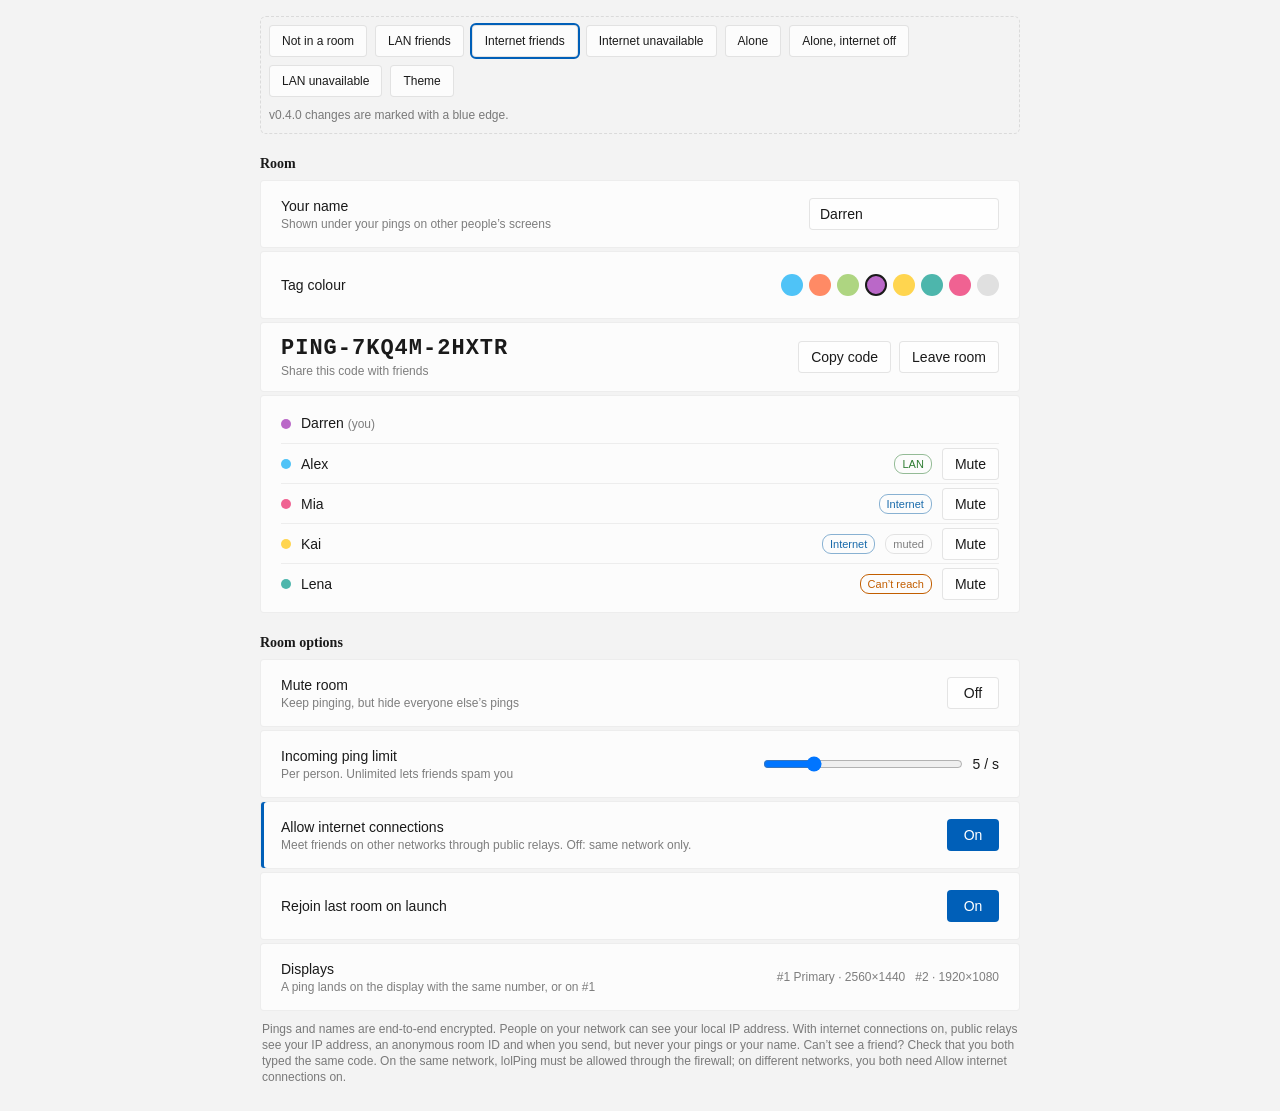
<file: prototype/room-demo.html>
<!doctype html>
<!-- THROWAWAY PROTOTYPE: layout of the settings window's Room section (Fluent 2 styling by hand). Not app code. -->
<html lang="en">
<head>
<meta charset="utf-8">
<meta name="viewport" content="width=device-width, initial-scale=1">
<title>lolPing Room Demo</title>
<style>
  :root {
    --bg: #202020; --card: rgba(255,255,255,.05); --stroke: rgba(255,255,255,.07); --text: #fff; --text3: rgba(255,255,255,.55);
    --accent: #60cdff; --accent-text: #000; --ctrl: rgba(255,255,255,.06); --ctrl-stroke: rgba(255,255,255,.09); --warn: #ff9c48;
    --lan: #4caf50; --net: #4ea8de;
  }
  @media (prefers-color-scheme: light) { :root:not([data-theme="dark"]) {
    --bg: #f3f3f3; --card: rgba(255,255,255,.7); --stroke: rgba(0,0,0,.06); --text: #1a1a1a; --text3: rgba(0,0,0,.5);
    --accent: #005fb8; --accent-text: #fff; --ctrl: rgba(255,255,255,.7); --ctrl-stroke: rgba(0,0,0,.1); --warn: #c25e00;
    --lan: #2e7d32; --net: #1769aa; } }
  :root[data-theme="light"] {
    --bg: #f3f3f3; --card: rgba(255,255,255,.7); --stroke: rgba(0,0,0,.06); --text: #1a1a1a; --text3: rgba(0,0,0,.5);
    --accent: #005fb8; --accent-text: #fff; --ctrl: rgba(255,255,255,.7); --ctrl-stroke: rgba(0,0,0,.1); --warn: #c25e00;
    --lan: #2e7d32; --net: #1769aa; }
  * { box-sizing: border-box; }
  [hidden] { display: none !important; }
  body { margin: 0; padding: 16px; font: 14px/20px "Segoe UI Variable Text", "Segoe UI", sans-serif; color: var(--text); background: var(--bg); }
  main { max-width: 760px; margin: 0 auto; }
  h2 { font: 600 14px "Segoe UI"; margin: 22px 0 8px; }
  .bar { display: flex; gap: 8px; flex-wrap: wrap; }
  .card { display: flex; align-items: center; gap: 16px; min-height: 68px; padding: 12px 20px; border-radius: 4px; margin-bottom: 3px; background: var(--card); border: 1px solid var(--stroke); flex-wrap: wrap; }
  .card.warn { border-color: var(--warn); }
  .card.new { box-shadow: inset 3px 0 0 var(--accent); }
  .lbl { flex: 1; min-width: 200px; } .desc { display: block; color: var(--text3); font-size: 12px; line-height: 16px; }
  .ctl { display: flex; align-items: center; gap: 8px; flex-wrap: wrap; }
  button { font: inherit; padding: 5px 12px; border-radius: 4px; border: 1px solid var(--ctrl-stroke); background: var(--ctrl); color: var(--text); cursor: pointer; }
  button.primary { background: var(--accent); color: var(--accent-text); border-color: transparent; }
  button.demo-on { outline: 2px solid var(--accent); }
  input { font: inherit; padding: 5px 10px; border-radius: 4px; border: 1px solid var(--ctrl-stroke); background: var(--ctrl); color: var(--text); width: 190px; }
  .err { color: var(--warn); font-size: 12px; }
  .warnText { color: var(--warn); }
  .swatches { display: flex; gap: 6px; }
  .sw { width: 22px; height: 22px; border-radius: 50%; border: 2px solid transparent; }
  .sw.sel { border-color: var(--text); }
  .code { font: 600 22px/28px "Cascadia Mono", Consolas, monospace; letter-spacing: 1px; }
  .members { display: block; padding: 8px 20px; }
  .member { display: flex; align-items: center; gap: 10px; min-height: 40px; border-bottom: 1px solid var(--stroke); }
  .member:last-child { border-bottom: 0; }
  .member .name { flex: 1; min-width: 0; overflow: hidden; text-overflow: ellipsis; white-space: nowrap; }
  .dotc { width: 10px; height: 10px; border-radius: 50%; flex: none; }
  .badge { font-size: 11px; padding: 0 7px; line-height: 18px; border-radius: 9px; border: 1px solid var(--ctrl-stroke); color: var(--text3); white-space: nowrap; }
  .badge.lan { color: var(--lan); border-color: color-mix(in srgb, var(--lan) 50%, transparent); }
  .badge.internet { color: var(--net); border-color: color-mix(in srgb, var(--net) 50%, transparent); }
  .badge.bad { color: var(--warn); border-color: var(--warn); }
  .you { color: var(--text3); font-size: 12px; }
  .note { color: var(--text3); font-size: 12px; line-height: 16px; margin: 10px 2px; }
  .toggle { min-width: 52px; }
  .toggle.on { background: var(--accent); color: var(--accent-text); border-color: transparent; }
  .demo { margin-bottom: 12px; padding: 8px; border: 1px dashed var(--ctrl-stroke); border-radius: 6px; font-size: 12px; }
  .demo .hint { flex-basis: 100%; color: var(--text3); }
</style>
</head>
<body>
<main>
  <div class="demo bar">
    <button data-s="out">Not in a room</button>
    <button data-s="in">LAN friends</button>
    <button data-s="net">Internet friends</button>
    <button data-s="netbad">Internet unavailable</button>
    <button data-s="alone">Alone</button>
    <button data-s="aloneoff">Alone, internet off</button>
    <button data-s="lanbad">LAN unavailable</button>
    <button onclick="document.documentElement.dataset.theme = document.documentElement.dataset.theme === 'light' ? 'dark' : 'light'">Theme</button>
    <span class="hint">v0.4.0 changes are marked with a blue edge.</span>
  </div>

  <h2>Room</h2>
  <div class="card">
    <div class="lbl">Your name<span class="desc">Shown under your pings on other people’s screens</span></div>
    <div class="ctl"><input value="Darren" maxlength="16"></div>
  </div>
  <div class="card">
    <div class="lbl">Tag colour</div>
    <div class="ctl swatches" id="sw"></div>
  </div>

  <div id="out">
    <div class="card">
      <div class="lbl">Join a room<span class="desc">Paste the code a friend sent you, or create a room and share yours. Windows may ask to allow lolPing on your network: allow it, and make sure your Wi‑Fi is set to Private.</span></div>
      <div class="ctl"><input placeholder="PING-XXXXX-XXXXX" value="PING-7KQ4M-2HXTR"><button class="primary">Join</button><button>Create room</button></div>
      <div class="err" style="flex-basis:100%">This code looks mistyped.</div>
    </div>
  </div>

  <div id="in" hidden>
    <div class="card">
      <div class="lbl"><span class="code">PING-7KQ4M-2HXTR</span><span class="desc">Share this code with friends</span></div>
      <div class="ctl"><button>Copy code</button><button>Leave room</button></div>
    </div>
    <div class="card warn" id="lanbad" hidden>
      <div class="lbl">LAN unavailable<span class="desc">lolPing couldn’t open UDP port 47474. Another app may be using it; restarting lolPing can help.</span></div>
    </div>
    <div class="card warn new" id="netbad" hidden>
      <div class="lbl">Internet unavailable<span class="desc">Can’t reach any relay. Retrying in the background.</span></div>
      <div class="ctl"><button>Retry</button></div>
    </div>
    <div class="card members" id="list"></div>
  </div>

  <h2>Room options</h2>
  <div class="card"><div class="lbl">Mute room<span class="desc">Keep pinging, but hide everyone else’s pings</span></div><div class="ctl"><button class="toggle">Off</button></div></div>
  <div class="card"><div class="lbl">Incoming ping limit<span class="desc">Per person. Unlimited lets friends spam you</span></div><div class="ctl"><input type="range" min="1" max="21" value="5" style="width:200px"><span>5 / s</span></div></div>
  <div class="card new"><div class="lbl">Allow internet connections<span class="desc">Meet friends on other networks through public relays. Off: same network only.</span></div><div class="ctl"><button class="toggle on" id="net">On</button></div></div>
  <div class="card"><div class="lbl">Rejoin last room on launch</div><div class="ctl"><button class="toggle on">On</button></div></div>
  <div class="card"><div class="lbl">Displays<span class="desc">A ping lands on the display with the same number, or on #1</span></div><div class="ctl"><span class="desc">#1 Primary · 2560×1440 &nbsp; #2 · 1920×1080</span></div></div>
  <p class="note" id="privacy"></p>
</main>
<script>
  const COLORS = ['#4fc3f7', '#ff8a65', '#aed581', '#ba68c8', '#ffd54f', '#4db6ac', '#f06292', '#e0e0e0'];
  const PRIVACY = 'Pings and names are end-to-end encrypted. People on your network can see your local IP address. With internet connections on, public relays see your IP address, an anonymous room ID and when you send, but never your pings or your name.';
  const HELP = 'Can’t see a friend? Check that you both typed the same code. On the same network, lolPing must be allowed through the firewall; on different networks, you both need Allow internet connections on.';
  document.getElementById('privacy').textContent = `${PRIVACY} ${HELP}`;
  document.getElementById('sw').innerHTML = COLORS.map((c, i) => `<span class="sw${i === 3 ? ' sel' : ''}" style="background:${c}"></span>`).join('');

  const LAN_ROOM = [['Darren', 3, 'you'], ['Alex', 0, 'LAN'], ['Mia', 6, 'LAN', 'paused'], ['Sam', 2, 'Connecting…', 'needs update'], ['Very long name here', 1, 'LAN', 'muted']];
  const NET_ROOM = [['Darren', 3, 'you'], ['Alex', 0, 'LAN'], ['Mia', 6, 'Internet'], ['Kai', 4, 'Internet', 'muted'], ['Lena', 5, 'Can’t reach']];
  const PATH_CLASS = { LAN: 'lan', Internet: 'internet', 'Can’t reach': 'bad' };

  function list(people, alone, internetOn) {
    const rows = (alone ? people.slice(0, 1) : people).map(([n, c, path, extra]) => `<div class="member"><span class="dotc" style="background:${COLORS[c]}"></span>
      <span class="name">${n}${path === 'you' ? ' <span class="you">(you)</span>' : ''}</span>
      ${path === 'you' ? '' : `<span class="badge ${PATH_CLASS[path] ?? ''}">${path}</span>`}
      ${extra ? `<span class="badge ${extra === 'needs update' ? 'bad' : ''}">${extra}</span>` : ''}
      ${path === 'you' ? '' : '<button>Mute</button>'}</div>`).join('');
    if (!alone) return rows;
    const off = internetOn ? '' : ' <span class="warnText">Friends on another network? Turn on Allow internet connections.</span>';
    return rows + `<div class="note">Waiting for others… Nobody here yet. Check that your friends typed the same code.${off}</div>`;
  }

  const net = document.getElementById('net');
  function setNet(on) {
    net.classList.toggle('on', on);
    net.textContent = on ? 'On' : 'Off';
  }
  let state = 'out';
  function show(which) {
    state = which;
    if (which === 'aloneoff') setNet(false);
    else if (which !== 'out' && which !== 'alone') setNet(true);
    const internetOn = net.classList.contains('on');
    document.getElementById('out').hidden = which !== 'out';
    document.getElementById('in').hidden = which === 'out';
    document.getElementById('lanbad').hidden = which !== 'lanbad';
    document.getElementById('netbad').hidden = which !== 'netbad' || !internetOn;
    const people = which === 'net' || which === 'netbad' ? (which === 'netbad' ? LAN_ROOM.slice(0, 2) : NET_ROOM) : LAN_ROOM;
    document.getElementById('list').innerHTML = list(people, which === 'alone' || which === 'aloneoff', internetOn);
    document.querySelectorAll('[data-s]').forEach((b) => b.classList.toggle('demo-on', b.dataset.s === which));
  }
  document.querySelectorAll('[data-s]').forEach((b) => b.addEventListener('click', () => show(b.dataset.s)));
  document.querySelectorAll('.toggle').forEach((b) => b.addEventListener('click', () => {
    b.classList.toggle('on');
    b.textContent = b.classList.contains('on') ? 'On' : 'Off';
    if (b === net) show(state === 'aloneoff' && net.classList.contains('on') ? 'alone' : state === 'alone' && !net.classList.contains('on') ? 'aloneoff' : state);
  }));
  show('net');
</script>
</body>
</html>
</file>
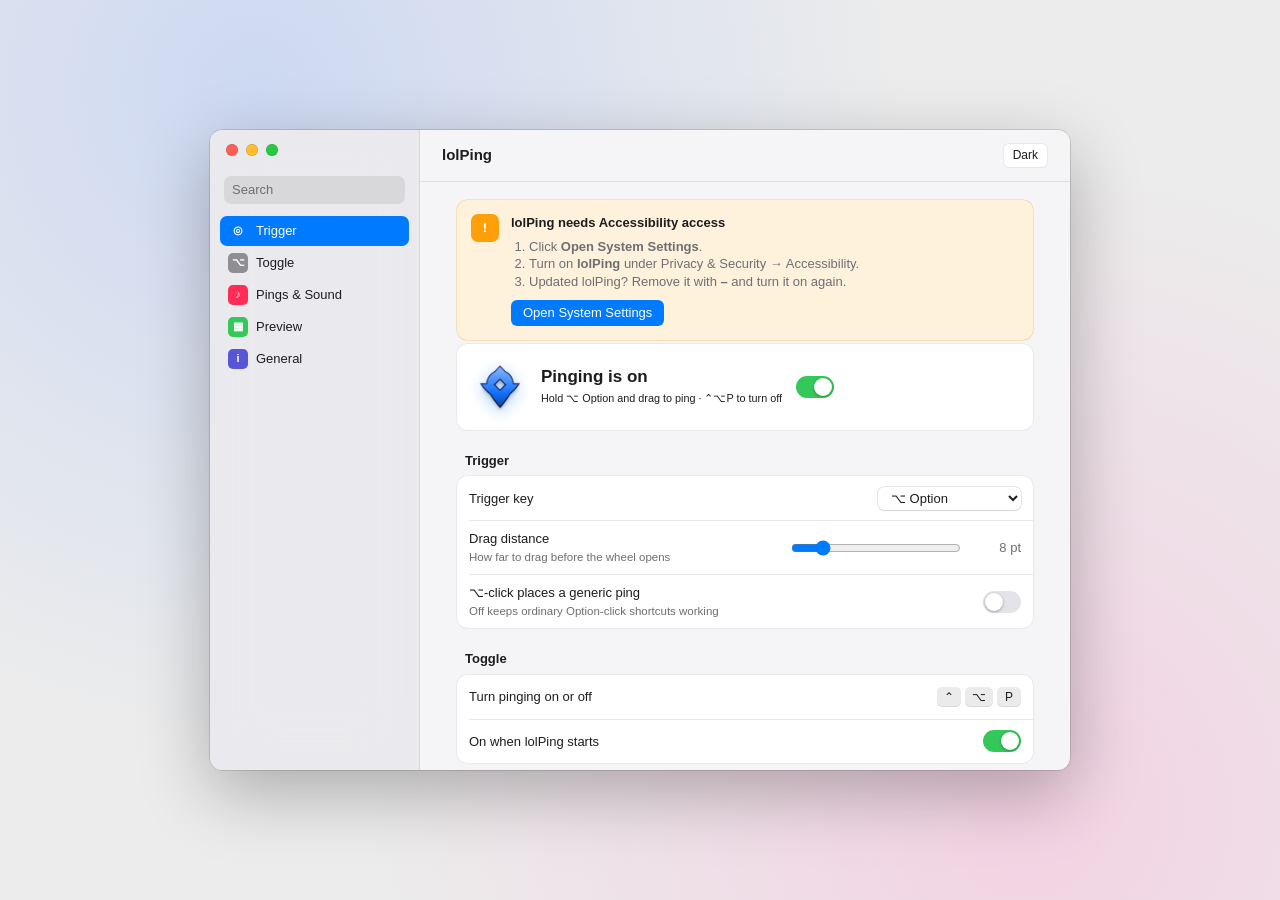
<file: prototype/settings-demo-mac.html>
<!doctype html>
<html lang="en">
<head>
<meta charset="utf-8">
<meta name="viewport" content="width=device-width, initial-scale=1">
<title>lolPing Mac Settings</title>
<style>
:root {
  --bg: #ececec; --win: #f5f5f7; --side: rgba(232,232,236,.82); --card: #fff; --text: #1d1d1f; --sub: #6e6e73;
  --sep: rgba(0,0,0,.09); --accent: #007aff; --sel: rgba(0,0,0,.08); --track: #e3e3e8; --warn: #ff9f0a;
  --shadow: 0 22px 70px rgba(0,0,0,.28), 0 0 0 .5px rgba(0,0,0,.25);
}
:root[data-theme="dark"] {
  --bg: #1b1b1d; --win: #1e1e20; --side: rgba(44,44,48,.78); --card: #2a2a2d; --text: #f5f5f7; --sub: #98989d;
  --sep: rgba(255,255,255,.08); --sel: rgba(255,255,255,.1); --track: #3a3a3d;
  --shadow: 0 22px 70px rgba(0,0,0,.6), 0 0 0 .5px rgba(255,255,255,.15);
}
* { box-sizing: border-box; }
body { margin: 0; min-height: 100vh; background: radial-gradient(circle at 20% 10%, #8fb3ff55, transparent 50%), radial-gradient(circle at 80% 90%, #ff9fd055, transparent 50%), var(--bg);
  font: 13px/1.35 -apple-system, BlinkMacSystemFont, "SF Pro Text", "Helvetica Neue", sans-serif; color: var(--text);
  display: grid; place-items: center; padding: 32px 16px; -webkit-font-smoothing: antialiased; }
.window { width: min(860px, 100%); height: 640px; display: flex; border-radius: 12px; overflow: hidden; background: var(--win); box-shadow: var(--shadow); }
.side { width: 210px; flex: none; background: var(--side); backdrop-filter: blur(30px) saturate(1.6); border-right: .5px solid var(--sep); padding: 12px 10px; display: flex; flex-direction: column; gap: 2px; }
.lights { display: flex; gap: 8px; padding: 2px 6px 18px; }
.lights i { width: 12px; height: 12px; border-radius: 50%; background: #ff5f57; box-shadow: inset 0 0 0 .5px rgba(0,0,0,.2); }
.lights i:nth-child(2) { background: #febc2e; } .lights i:nth-child(3) { background: #28c840; }
.search { margin: 0 4px 10px; padding: 5px 8px; border-radius: 7px; background: var(--sel); color: var(--sub); font-size: 13px; }
.nav { display: flex; align-items: center; gap: 8px; padding: 5px 8px; border-radius: 7px; cursor: default; }
.nav b { width: 20px; height: 20px; border-radius: 5px; display: grid; place-items: center; color: #fff; font-size: 11px; font-weight: 600; }
.nav.on { background: var(--accent); color: #fff; }
.main { flex: 1; overflow-y: auto; }
.bar { position: sticky; top: 0; z-index: 2; height: 52px; display: flex; align-items: center; justify-content: space-between; padding: 0 22px; background: color-mix(in srgb, var(--win) 80%, transparent); backdrop-filter: blur(20px); border-bottom: .5px solid var(--sep); }
.bar h1 { font-size: 15px; font-weight: 600; margin: 0; }
.theme { font: inherit; font-size: 12px; border: .5px solid var(--sep); background: var(--card); color: var(--text); border-radius: 6px; padding: 3px 9px; }
.content { padding: 18px 22px 40px; max-width: 620px; margin: 0 auto; }
h2 { font-size: 13px; font-weight: 600; margin: 22px 8px 7px; }
.group { background: var(--card); border-radius: 10px; box-shadow: 0 0 0 .5px var(--sep); }
.row { display: flex; align-items: center; gap: 12px; min-height: 44px; padding: 9px 12px; }
.row + .row { border-top: .5px solid var(--sep); margin-left: 12px; padding-left: 0; }
.row .t { flex: 1; } .row small { display: block; color: var(--sub); font-size: 11.5px; margin-top: 2px; }
.hero { display: flex; gap: 14px; align-items: center; padding: 16px; }
.hero img { width: 54px; height: 54px; filter: drop-shadow(0 4px 8px rgba(0,122,255,.35)); }
.hero .t b { font-size: 17px; font-weight: 600; display: block; }
.perm { display: flex; gap: 12px; align-items: flex-start; padding: 14px; border-radius: 10px; background: color-mix(in srgb, var(--warn) 14%, var(--card)); box-shadow: 0 0 0 .5px color-mix(in srgb, var(--warn) 50%, transparent); margin-bottom: 4px; }
.perm .ic { width: 28px; height: 28px; border-radius: 7px; background: var(--warn); color: #fff; display: grid; place-items: center; font-weight: 700; flex: none; }
.perm ol { margin: 6px 0 10px; padding-left: 18px; color: var(--sub); }
.btn { font: inherit; border: 0; border-radius: 6px; padding: 4px 12px; background: var(--card); color: var(--text); box-shadow: 0 0 0 .5px rgba(0,0,0,.2), 0 1px 1px rgba(0,0,0,.08); }
.btn.primary { background: var(--accent); color: #fff; box-shadow: none; }
.sw { appearance: none; width: 38px; height: 22px; border-radius: 11px; background: var(--track); position: relative; transition: background .2s; flex: none; margin: 0; }
.sw::after { content: ""; position: absolute; top: 2px; left: 2px; width: 18px; height: 18px; border-radius: 50%; background: #fff; box-shadow: 0 1px 3px rgba(0,0,0,.3); transition: transform .2s; }
.sw:checked { background: #34c759; } .sw:checked::after { transform: translateX(16px); }
select { font: inherit; color: var(--text); background: var(--card); border: 0; border-radius: 6px; padding: 3px 22px 3px 9px; box-shadow: 0 0 0 .5px rgba(0,0,0,.2), 0 1px 1px rgba(0,0,0,.08); }
.keys { display: flex; gap: 4px; }
kbd { font: 500 12px -apple-system, sans-serif; min-width: 24px; text-align: center; padding: 3px 7px; border-radius: 5px; background: var(--sel); box-shadow: inset 0 -1px 0 var(--sep); }
input[type=range] { width: 170px; accent-color: var(--accent); }
.val { width: 46px; text-align: right; color: var(--sub); font-variant-numeric: tabular-nums; }
.grid { display: grid; grid-template-columns: repeat(auto-fill, minmax(88px, 1fr)); gap: 10px; padding: 12px; }
.tile { display: grid; justify-items: center; gap: 6px; padding: 10px 4px; border-radius: 8px; font-size: 11.5px; color: var(--sub); }
.tile:hover { background: var(--sel); }
.tile img { width: 40px; height: 40px; }
@media (max-width: 640px) { .side { display: none; } .window { height: auto; } input[type=range] { width: 100px; } }
</style>
</head>
<body>
<div class="window">
  <aside class="side">
    <div class="lights"><i></i><i></i><i></i></div>
    <div class="search">Search</div>
    <div class="nav on"><b style="background:#007aff">◎</b>Trigger</div>
    <div class="nav"><b style="background:#8e8e93">⌥</b>Toggle</div>
    <div class="nav"><b style="background:#ff2d55">♪</b>Pings &amp; Sound</div>
    <div class="nav"><b style="background:#34c759">▦</b>Preview</div>
    <div class="nav"><b style="background:#5856d6">i</b>General</div>
  </aside>
  <main class="main">
    <div class="bar"><h1>lolPing</h1><button class="theme" id="theme">Dark</button></div>
    <div class="content">
      <div class="perm" id="perm">
        <div class="ic">!</div>
        <div class="t">
          <b>lolPing needs Accessibility access</b>
          <ol><li>Click <b>Open System Settings</b>.</li><li>Turn on <b>lolPing</b> under Privacy &amp; Security → Accessibility.</li><li>Updated lolPing? Remove it with <b>–</b> and turn it on again.</li></ol>
          <button class="btn primary" onclick="document.getElementById('perm').remove()">Open System Settings</button>
        </div>
      </div>

      <div class="group hero">
        <img src="../assets/textures/generic_ping.png" alt="">
        <div class="t"><b>Pinging is on</b><small>Hold ⌥ Option and drag to ping · ⌃⌥P to turn off</small></div>
        <input class="sw" type="checkbox" checked>
      </div>

      <h2>Trigger</h2>
      <div class="group">
        <div class="row"><div class="t">Trigger key</div>
          <select><optgroup label="Keyboard"><option>⌥ Option</option><option>⌃ Control</option><option>⇧ Shift</option><option>⌘ Command</option></optgroup><optgroup label="Mouse"><option>Mouse 4</option><option>Mouse 5</option></optgroup><option>Custom key…</option></select></div>
        <div class="row"><div class="t">Drag distance<small>How far to drag before the wheel opens</small></div><input type="range" min="2" max="40" value="8" oninput="this.nextElementSibling.textContent=this.value+' pt'"><span class="val">8 pt</span></div>
        <div class="row"><div class="t">⌥-click places a generic ping<small>Off keeps ordinary Option-click shortcuts working</small></div><input class="sw" type="checkbox"></div>
      </div>

      <h2>Toggle</h2>
      <div class="group">
        <div class="row"><div class="t">Turn pinging on or off</div><div class="keys"><kbd>⌃</kbd><kbd>⌥</kbd><kbd>P</kbd></div></div>
        <div class="row"><div class="t">On when lolPing starts</div><input class="sw" type="checkbox" checked></div>
      </div>

      <h2>Pings &amp; Sound</h2>
      <div class="group">
        <div class="row"><div class="t">Ping size</div><input type="range" min="60" max="220" value="110" oninput="this.nextElementSibling.textContent=this.value+' pt'"><span class="val">110 pt</span></div>
        <div class="row"><div class="t">Ping duration</div><input type="range" min="10" max="80" value="32" oninput="this.nextElementSibling.textContent=(this.value/10).toFixed(1)+' s'"><span class="val">3.2 s</span></div>
        <div class="row"><div class="t">Volume</div><input type="range" min="0" max="100" value="70" oninput="this.nextElementSibling.textContent=this.value+'%'"><span class="val">70%</span></div>
        <div class="row"><div class="t">Mute</div><input class="sw" type="checkbox"></div>
        <div class="row"><div class="t">Wheel tick sound</div><input class="sw" type="checkbox" checked></div>
      </div>

      <h2>Preview</h2>
      <div class="group grid" id="grid"></div>

      <h2>General</h2>
      <div class="group">
        <div class="row"><div class="t">Open at login<small>Starts in the menu bar</small></div><input class="sw" type="checkbox"></div>
        <div class="row"><div class="t">Language</div><select><option>System</option><option>English</option><option>简体中文</option></select></div>
        <div class="row"><div class="t">Settings folder<small>~/Library/Application Support/lolPing</small></div><button class="btn">Show in Finder</button></div>
      </div>
    </div>
  </main>
</div>
<script>
const pings = [['retreat','pingwheel_retreatrender','Danger','SRP_12'],['push','push','Push','SRP_9'],['omw','omw','On My Way','OnMyWay'],['allin','all_in','All In','SRP_4'],
  ['assist','assist_me','Assist Me','ComeHere'],['nv','need_vision','Need Vision','SRP_7'],['mia','enemy_missing','Enemy Missing','MIA'],['ev','enemy_vision','Enemy Vision','AreaIsWarded']];
const grid = document.getElementById('grid');
for (const [, img, name, snd] of pings) {
  const t = document.createElement('div'); t.className = 'tile';
  t.innerHTML = `<img src="../assets/textures/${img}.png" alt=""><span>${name}</span>`;
  t.onclick = () => new Audio(`../assets/sounds/${snd}.wav`).play().catch(() => {});
  grid.append(t);
}
const root = document.documentElement, btn = document.getElementById('theme');
const dark = matchMedia('(prefers-color-scheme: dark)').matches;
const set = d => { root.dataset.theme = d ? 'dark' : 'light'; btn.textContent = d ? 'Light' : 'Dark'; };
set(dark); btn.onclick = () => set(root.dataset.theme !== 'dark');
</script>
</body>
</html>
</file>
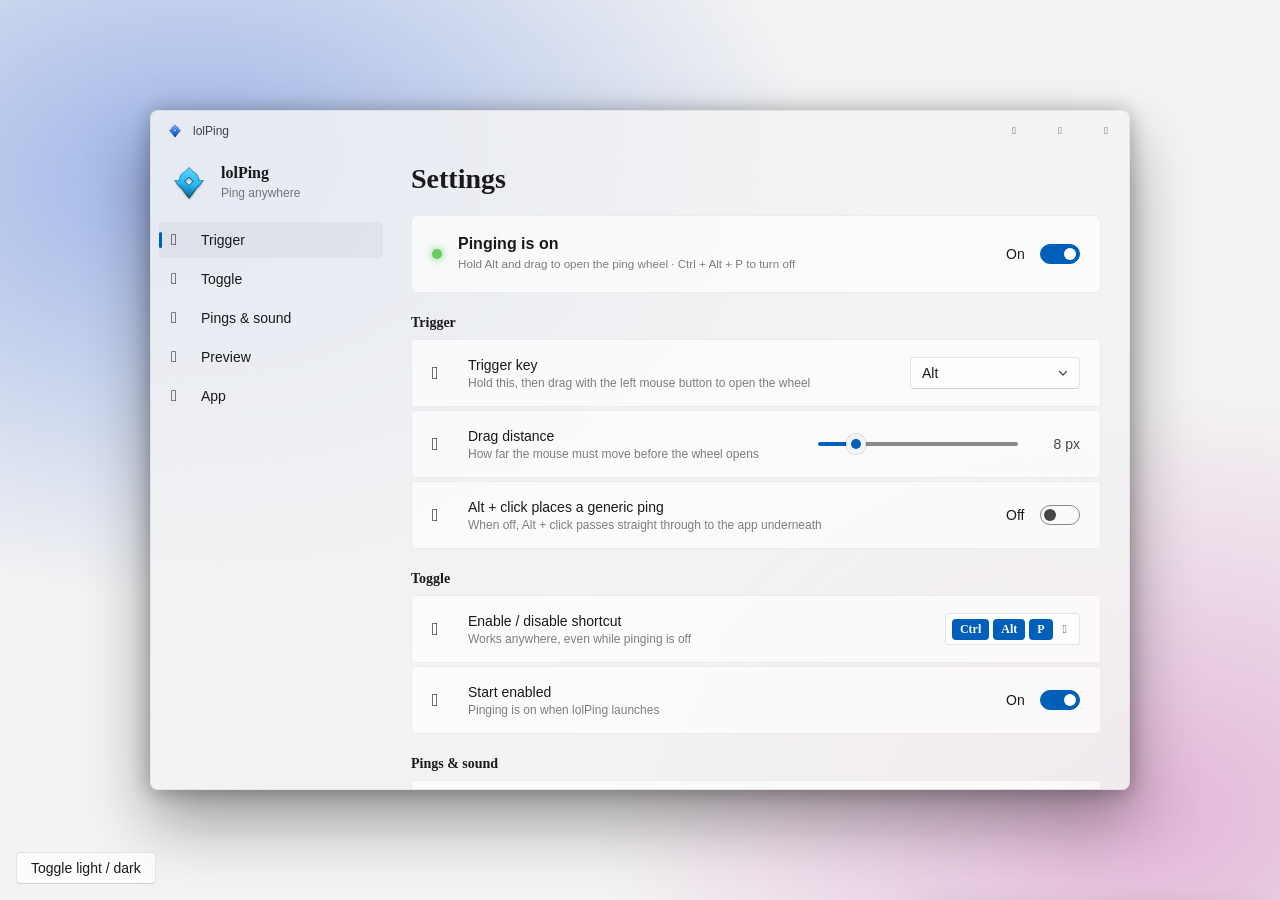
<file: prototype/settings-demo.html>
<!doctype html>
<!-- THROWAWAY PROTOTYPE: look-and-feel demo of the settings window (Fluent 2 styling by hand). Not app code. -->
<html lang="en">
<head>
<meta charset="utf-8">
<title>lolPing Settings Demo</title>
<style>
  :root {
    --bg: #202020; --mica: rgba(32,32,32,.82); --card: rgba(255,255,255,.05); --card-hover: rgba(255,255,255,.08);
    --stroke: rgba(255,255,255,.07); --text: #fff; --text2: rgba(255,255,255,.79); --text3: rgba(255,255,255,.55);
    --accent: #60cdff; --accent-text: #000; --ctrl: rgba(255,255,255,.06); --ctrl-hover: rgba(255,255,255,.09);
    --ctrl-stroke: rgba(255,255,255,.09); --nav-sel: rgba(255,255,255,.06); --track: rgba(255,255,255,.54);
    --wall1: #2d3d63; --wall2: #5a2f57; --flyout: rgba(44,44,44,.96); --flyout-stroke: rgba(0,0,0,.4);
  }
  @media (prefers-color-scheme: light) { :root:not([data-theme="dark"]) {
    --bg: #f3f3f3; --mica: rgba(243,243,243,.85); --card: rgba(255,255,255,.7); --card-hover: rgba(249,249,249,.9);
    --stroke: rgba(0,0,0,.06); --text: #1a1a1a; --text2: rgba(0,0,0,.72); --text3: rgba(0,0,0,.5);
    --accent: #005fb8; --accent-text: #fff; --ctrl: rgba(255,255,255,.7); --ctrl-hover: rgba(249,249,249,.5);
    --ctrl-stroke: rgba(0,0,0,.1); --nav-sel: rgba(0,0,0,.04); --track: rgba(0,0,0,.45); --wall1: #9db4e8; --wall2: #e3b6d8; --flyout: rgba(252,252,252,.96); --flyout-stroke: rgba(0,0,0,.08); } }
  :root[data-theme="light"] {
    --bg: #f3f3f3; --mica: rgba(243,243,243,.85); --card: rgba(255,255,255,.7); --card-hover: rgba(249,249,249,.9);
    --stroke: rgba(0,0,0,.06); --text: #1a1a1a; --text2: rgba(0,0,0,.72); --text3: rgba(0,0,0,.5);
    --accent: #005fb8; --accent-text: #fff; --ctrl: rgba(255,255,255,.7); --ctrl-hover: rgba(249,249,249,.5);
    --ctrl-stroke: rgba(0,0,0,.1); --nav-sel: rgba(0,0,0,.04); --track: rgba(0,0,0,.45); --wall1: #9db4e8; --wall2: #e3b6d8; --flyout: rgba(252,252,252,.96); --flyout-stroke: rgba(0,0,0,.08); }
  * { box-sizing: border-box; }
  html, body { margin: 0; height: 100%; }
  body { font: 14px/20px "Segoe UI Variable Text", "Segoe UI", sans-serif; color: var(--text); display: grid; place-items: center;
    background: radial-gradient(900px 600px at 15% 20%, var(--wall1), transparent 70%), radial-gradient(800px 600px at 90% 90%, var(--wall2), transparent 70%), var(--bg); }
  .win { width: min(980px, 100vw - 32px); height: min(680px, 100vh - 32px); border-radius: 8px; overflow: hidden; display: grid;
    grid-template-rows: 40px 1fr; grid-template-columns: 240px 1fr; background: var(--mica); backdrop-filter: blur(60px) saturate(1.4);
    border: 1px solid var(--stroke); box-shadow: 0 32px 64px rgba(0,0,0,.37), 0 2px 21px rgba(0,0,0,.3); }
  .title { grid-column: 1 / -1; display: flex; align-items: center; gap: 10px; padding-left: 16px; font-size: 12px; color: var(--text2); }
  .title img { width: 16px; height: 16px; }
  .title .caps { margin-left: auto; display: flex; }
  .title .caps span { width: 46px; height: 40px; display: grid; place-items: center; font-family: "Segoe Fluent Icons", "Segoe MDL2 Assets"; font-size: 10px; color: var(--text2); }
  .title .caps span:hover { background: var(--ctrl-hover); } .title .caps span:last-child:hover { background: #c42b1c; color: #fff; }
  nav { padding: 4px 8px; display: flex; flex-direction: column; gap: 3px; }
  nav .hdr { display: flex; align-items: center; gap: 12px; padding: 8px 10px 16px; }
  nav .hdr img { width: 40px; height: 40px; } nav .hdr b { font: 600 16px "Segoe UI Variable Display", "Segoe UI"; display: block; }
  nav .hdr small { color: var(--text3); font-size: 12px; }
  nav a { position: relative; display: flex; align-items: center; gap: 14px; height: 36px; padding: 0 12px; border-radius: 4px; color: var(--text); text-decoration: none; cursor: default; }
  nav a:hover { background: var(--nav-sel); } nav a.sel { background: var(--nav-sel); }
  nav a.sel::before { content: ""; position: absolute; left: 0; top: 10px; width: 3px; height: 16px; border-radius: 2px; background: var(--accent); }
  nav a i { font: normal 16px "Segoe Fluent Icons", "Segoe MDL2 Assets"; width: 16px; }
  main { overflow: auto; padding: 4px 28px 28px 20px; }
  h1 { font: 600 28px/36px "Segoe UI Variable Display", "Segoe UI"; margin: 6px 0 18px; }
  h2 { font: 600 14px "Segoe UI Variable Text", "Segoe UI"; margin: 22px 0 8px; }
  .status { display: flex; align-items: center; gap: 16px; padding: 18px 20px; border-radius: 6px; background: var(--card); border: 1px solid var(--stroke); }
  .status .dot { width: 10px; height: 10px; border-radius: 50%; background: #6ccb5f; box-shadow: 0 0 8px #6ccb5f; }
  .status.off .dot { background: var(--text3); box-shadow: none; }
  .status b { font-size: 16px; } .status small { display: block; color: var(--text3); }
  .status .toggle { margin-left: auto; }
  .card { display: flex; align-items: center; gap: 16px; min-height: 68px; padding: 12px 20px; border-radius: 4px; margin-bottom: 3px;
    background: var(--card); border: 1px solid var(--stroke); }
  .card:hover { background: var(--card-hover); }
  .card i.ic { font: normal 18px "Segoe Fluent Icons", "Segoe MDL2 Assets"; width: 20px; color: var(--text); }
  .card .lbl { flex: 1; } .card .lbl small { display: block; color: var(--text3); font-size: 12px; line-height: 16px; }
  .card.disabled .lbl, .card.disabled .ctl { opacity: .45; pointer-events: none; }
  .ctl { display: flex; align-items: center; gap: 10px; }
  /* toggle switch */
  .toggle { display: flex; align-items: center; gap: 12px; cursor: default; }
  .toggle input { appearance: none; width: 40px; height: 20px; border-radius: 10px; border: 1px solid var(--track); position: relative; margin: 0; background: transparent; transition: background .15s; }
  .toggle input::after { content: ""; position: absolute; top: 3px; left: 3px; width: 12px; height: 12px; border-radius: 50%; background: var(--text2); transition: left .15s cubic-bezier(.3,.7,.4,1.4), width .1s; }
  .toggle input:active::after { width: 17px; }
  .toggle input:checked { background: var(--accent); border-color: var(--accent); }
  .toggle input:checked::after { left: 23px; background: var(--accent-text); }
  .toggle input:checked:active::after { left: 18px; }
  .toggle span { min-width: 22px; color: var(--text); }
  /* Fluent dropdown */
  .dd { position: relative; }
  .dd-btn { display: flex; align-items: center; justify-content: space-between; gap: 12px; min-width: 170px; height: 32px; padding: 0 10px 0 11px;
    border-radius: 4px; font: inherit; color: var(--text); background: var(--ctrl); border: 1px solid var(--ctrl-stroke);
    border-bottom-color: rgba(127,127,127,.35); cursor: default; position: relative; overflow: hidden; }
  .dd-btn:hover { background: var(--ctrl-hover); }
  .dd-btn svg { color: var(--text2); transition: transform .2s cubic-bezier(.1,.9,.2,1); }
  .dd.open .dd-btn svg { transform: rotate(180deg); }
  .dd.open .dd-btn::after, .dd-btn:focus-visible::after { content: ""; position: absolute; left: 0; right: 0; bottom: 0; height: 2px; background: var(--accent); }
  .dd-btn:focus-visible { outline: none; }
  .dd-list { position: absolute; right: 0; top: calc(100% + 4px); z-index: 10; min-width: 100%; width: 200px; padding: 4px; border-radius: 8px;
    background: var(--flyout); backdrop-filter: blur(30px) saturate(1.5); border: 1px solid var(--flyout-stroke);
    box-shadow: 0 8px 16px rgba(0,0,0,.26), 0 0 2px rgba(0,0,0,.2);
    opacity: 0; transform: translateY(-8px); pointer-events: none; transition: opacity .12s, transform .2s cubic-bezier(.1,.9,.2,1); }
  .dd.open .dd-list { opacity: 1; transform: none; pointer-events: auto; }
  .dd-grp { padding: 6px 10px 2px; font-size: 12px; font-weight: 600; color: var(--text3); }
  .dd-sep { height: 1px; margin: 4px 2px; background: var(--stroke); }
  .dd-opt { position: relative; display: flex; align-items: center; gap: 6px; height: 32px; padding: 0 12px; border-radius: 4px; cursor: default; }
  .dd-opt small { color: var(--text3); font-size: 12px; }
  .dd-opt:hover, .dd-opt.active { background: var(--ctrl-hover); }
  .dd-opt[aria-selected="true"]::before { content: ""; position: absolute; left: 0; top: 9px; width: 3px; height: 14px; border-radius: 2px; background: var(--accent); }
  /* slider */
  input[type=range] { appearance: none; width: 200px; height: 20px; background: transparent; margin: 0; }
  input[type=range]::-webkit-slider-runnable-track { height: 4px; border-radius: 2px; background: linear-gradient(to right, var(--accent) var(--p), var(--track) var(--p)); }
  input[type=range]::-webkit-slider-thumb { appearance: none; width: 20px; height: 20px; margin-top: -8px; border-radius: 50%; background: var(--accent);
    border: 5px solid var(--bg); box-shadow: 0 0 0 1px var(--ctrl-stroke); transition: border-width .1s; }
  input[type=range]::-webkit-slider-thumb:hover { border-width: 4px; } input[type=range]::-webkit-slider-thumb:active { border-width: 6px; }
  .val { min-width: 52px; text-align: right; color: var(--text2); font-variant-numeric: tabular-nums; }
  /* shortcut capture */
  .keys { display: flex; align-items: center; gap: 4px; height: 32px; padding: 0 6px 0 6px; border-radius: 4px; border: 1px solid var(--ctrl-stroke); background: var(--ctrl); }
  .keys:hover { background: var(--ctrl-hover); }
  .keys kbd { font: 600 12px "Segoe UI"; padding: 3px 8px; border-radius: 4px; background: var(--accent); color: var(--accent-text); }
  .keys.listening { outline: 2px solid var(--accent); outline-offset: -1px; }
  .keys.listening kbd { display: none; } .keys .hint { display: none; color: var(--text3); font-size: 12px; padding: 0 6px; }
  .keys.listening .hint { display: inline; }
  .keys i { font: normal 12px "Segoe Fluent Icons", "Segoe MDL2 Assets"; padding: 4px 6px; color: var(--text2); }
  button.btn { height: 32px; padding: 0 14px; border-radius: 4px; font: inherit; color: var(--text); background: var(--ctrl); border: 1px solid var(--ctrl-stroke); border-bottom-color: rgba(127,127,127,.35); }
  button.btn:hover { background: var(--ctrl-hover); }
  .previews { display: grid; grid-template-columns: repeat(auto-fill, minmax(104px, 1fr)); gap: 8px; padding: 14px 20px 16px; border-radius: 4px; background: var(--card); border: 1px solid var(--stroke); }
  .previews button { display: flex; flex-direction: column; align-items: center; gap: 6px; padding: 10px 4px 8px; border-radius: 6px; font: 12px "Segoe UI"; color: var(--text2);
    background: var(--ctrl); border: 1px solid var(--ctrl-stroke); }
  .previews button:hover { background: var(--ctrl-hover); } .previews button:active { transform: scale(.97); }
  .previews img { width: 40px; height: 40px; }
  .toast { position: fixed; right: 24px; bottom: 24px; width: 340px; padding: 14px 16px; border-radius: 8px; display: flex; gap: 12px; align-items: center;
    background: var(--mica); backdrop-filter: blur(40px); border: 1px solid var(--stroke); box-shadow: 0 16px 32px rgba(0,0,0,.35);
    transform: translateY(140%); transition: transform .3s cubic-bezier(.1,.9,.2,1); }
  .toast.show { transform: none; } .toast img { width: 32px; } .toast small { display: block; color: var(--text3); }
  .themebtn { position: fixed; left: 16px; bottom: 16px; }
  @media (max-width: 720px) { .win { grid-template-columns: 1fr; } nav { display: none; } .card { flex-wrap: wrap; } }
</style>
</head>
<body>
<div class="win">
  <div class="title"><img src="../assets/textures/generic_ping.png" alt="">lolPing <span class="caps"><span>&#xE921;</span><span>&#xE922;</span><span>&#xE8BB;</span></span></div>
  <nav>
    <div class="hdr"><img src="../assets/textures/pingwheel_basicpingrender.png" alt=""><div><b>lolPing</b><small>Ping anywhere</small></div></div>
    <a class="sel" href="#trigger"><i>&#xE962;</i>Trigger</a>
    <a href="#toggle"><i>&#xE765;</i>Toggle</a>
    <a href="#pings"><i>&#xE767;</i>Pings &amp; sound</a>
    <a href="#preview"><i>&#xE768;</i>Preview</a>
    <a href="#app"><i>&#xE713;</i>App</a>
  </nav>
  <main>
    <h1>Settings</h1>
    <div class="status" id="status"><div class="dot"></div><div><b id="stTitle">Pinging is on</b><small>Hold <span class="trg">Alt</span> and drag to open the ping wheel · <span class="hk">Ctrl + Alt + P</span> to turn off</small></div>
      <label class="toggle"><span id="stLbl">On</span><input type="checkbox" id="master" checked></label></div>

    <h2 id="trigger">Trigger</h2>
    <div class="card"><i class="ic">&#xE962;</i><div class="lbl">Trigger key<small>Hold this, then drag with the left mouse button to open the wheel</small></div>
      <div class="ctl"><div class="dd" id="trigger-key" data-value="Alt">
        <button class="dd-btn" aria-haspopup="listbox"><span class="dd-val">Alt</span><svg width="12" height="12"><path d="M2.5 4.5l3.5 3.5 3.5-3.5" fill="none" stroke="currentColor" stroke-width="1.2" stroke-linecap="round" stroke-linejoin="round"/></svg></button>
        <div class="dd-list" role="listbox">
          <div class="dd-grp">Keyboard</div>
          <div class="dd-opt" role="option">Alt</div><div class="dd-opt" role="option">Ctrl</div><div class="dd-opt" role="option">Shift</div>
          <div class="dd-opt" role="option">Win</div><div class="dd-opt" role="option">Caps Lock</div>
          <div class="dd-sep"></div><div class="dd-grp">Mouse</div>
          <div class="dd-opt" role="option" data-label="Mouse 4">Mouse 4 <small>back</small></div><div class="dd-opt" role="option" data-label="Mouse 5">Mouse 5 <small>forward</small></div>
          <div class="dd-sep"></div>
          <div class="dd-opt" role="option" data-label="Custom key">Custom key…</div>
        </div></div></div></div>
    <div class="card"><i class="ic">&#xE7C9;</i><div class="lbl">Drag distance<small>How far the mouse must move before the wheel opens</small></div>
      <div class="ctl"><input type="range" min="2" max="40" value="8" data-unit=" px"><span class="val"></span></div></div>
    <div class="card"><i class="ic">&#xE8B0;</i><div class="lbl"><span class="trg">Alt</span> + click places a generic ping<small>When off, <span class="trg">Alt</span> + click passes straight through to the app underneath</small></div>
      <div class="ctl"><label class="toggle"><span>Off</span><input type="checkbox" class="sw"></label></div></div>

    <h2 id="toggle">Toggle</h2>
    <div class="card"><i class="ic">&#xE765;</i><div class="lbl">Enable / disable shortcut<small>Works anywhere, even while pinging is off</small></div>
      <div class="ctl"><div class="keys" id="hotkey" tabindex="0"><kbd>Ctrl</kbd><kbd>Alt</kbd><kbd>P</kbd><span class="hint">Press a shortcut…</span><i>&#xE70F;</i></div></div></div>
    <div class="card"><i class="ic">&#xE7E8;</i><div class="lbl">Start enabled<small>Pinging is on when lolPing launches</small></div>
      <div class="ctl"><label class="toggle"><span>On</span><input type="checkbox" class="sw" checked></label></div></div>

    <h2 id="pings">Pings &amp; sound</h2>
    <div class="card"><i class="ic">&#xE740;</i><div class="lbl">Ping size</div>
      <div class="ctl"><input type="range" min="60" max="220" value="110" data-unit=" px"><span class="val"></span></div></div>
    <div class="card"><i class="ic">&#xE916;</i><div class="lbl">Ping duration<small>How long a ping stays on screen</small></div>
      <div class="ctl"><input type="range" min="10" max="80" value="32" data-unit=" s" data-scale="0.1"><span class="val"></span></div></div>
    <div class="card"><i class="ic">&#xE767;</i><div class="lbl">Volume</div>
      <div class="ctl"><input type="range" min="0" max="100" value="70" data-unit=""><span class="val"></span></div></div>
    <div class="card"><i class="ic">&#xE8D6;</i><div class="lbl">Wheel tick sound<small>Plays a quiet click when hovering a new slice</small></div>
      <div class="ctl"><label class="toggle"><span>On</span><input type="checkbox" class="sw" checked></label></div></div>

    <h2 id="preview">Preview</h2>
    <div class="previews" id="previews"></div>

    <h2 id="app">App</h2>
    <div class="card"><i class="ic">&#xE7E8;</i><div class="lbl">Launch at Windows startup</div>
      <div class="ctl"><label class="toggle"><span>Off</span><input type="checkbox" class="sw"></label></div></div>
    <div class="card"><i class="ic">&#xE946;</i><div class="lbl">About<small>lolPing 0.1.0 · Assets © Riot Games, extracted from your local install</small></div>
      <div class="ctl"><button class="btn">Open settings folder</button></div></div>
  </main>
</div>
<div class="toast" id="toast"><img src="../assets/textures/generic_ping.png" alt=""><div><b id="tTitle">Pings on</b><small>Ctrl + Alt + P to toggle</small></div></div>
<button class="btn themebtn" id="theme">Toggle light / dark</button>

<script>
const T = '../assets/textures/', S = '../assets/sounds/';
// sliders: fill + value label
document.querySelectorAll('input[type=range]').forEach(r => {
  const out = r.nextElementSibling, sc = +(r.dataset.scale || 1);
  const upd = () => { r.style.setProperty('--p', ((r.value - r.min) / (r.max - r.min) * 100) + '%'); out.textContent = (r.value * sc).toFixed(sc < 1 ? 1 : 0) + r.dataset.unit; };
  r.addEventListener('input', upd); upd();
});
// toggles: On/Off label
document.querySelectorAll('.sw').forEach(s => s.addEventListener('change', () => s.previousElementSibling.textContent = s.checked ? 'On' : 'Off'));
// Fluent dropdown
document.querySelectorAll('.dd').forEach(dd => {
  const btn = dd.querySelector('.dd-btn'), opts = [...dd.querySelectorAll('.dd-opt')];
  const label = o => o.dataset.label || o.textContent.trim();
  let act = -1;
  const mark = () => opts.forEach(o => o.setAttribute('aria-selected', label(o) === dd.dataset.value));
  const setAct = i => { act = (i + opts.length) % opts.length; opts.forEach((o, k) => o.classList.toggle('active', k === act)); };
  const open = v => { dd.classList.toggle('open', v); if (v) setAct(opts.findIndex(o => label(o) === dd.dataset.value)); else opts.forEach(o => o.classList.remove('active')); };
  const choose = o => { dd.dataset.value = label(o); dd.querySelector('.dd-val').textContent = label(o); mark(); open(false); btn.focus();
    dd.dispatchEvent(new CustomEvent('change', { detail: label(o) })); };
  btn.addEventListener('click', () => open(!dd.classList.contains('open')));
  opts.forEach((o, k) => { o.addEventListener('click', () => choose(o)); o.addEventListener('mousemove', () => setAct(k)); });
  btn.addEventListener('keydown', e => {
    const isOpen = dd.classList.contains('open');
    if (e.key === 'ArrowDown' || e.key === 'ArrowUp') { e.preventDefault(); if (!isOpen) open(true); else setAct(act + (e.key === 'ArrowDown' ? 1 : -1)); }
    else if ((e.key === 'Enter' || e.key === ' ') && isOpen) { e.preventDefault(); choose(opts[act]); }
    else if (e.key === 'Escape' || e.key === 'Tab') open(false);
  });
  document.addEventListener('pointerdown', e => { if (!dd.contains(e.target)) open(false); });
  mark();
});
// trigger key name everywhere
document.getElementById('trigger-key').addEventListener('change', e => document.querySelectorAll('.trg').forEach(t => t.textContent = e.detail));
// master switch + toast
const toast = document.getElementById('toast'); let tt;
function setMaster(on) {
  document.getElementById('master').checked = on;
  document.getElementById('status').classList.toggle('off', !on);
  document.getElementById('stTitle').textContent = on ? 'Pinging is on' : 'Pinging is off';
  document.getElementById('stLbl').textContent = on ? 'On' : 'Off';
  document.querySelectorAll('main .card').forEach((c, i) => { if (i < 3 || (i > 4 && i < 9)) c.classList.toggle('disabled', !on); });
  document.getElementById('tTitle').textContent = on ? 'Pings on' : 'Pings off';
  toast.classList.add('show'); clearTimeout(tt); tt = setTimeout(() => toast.classList.remove('show'), 1800);
}
document.getElementById('master').addEventListener('change', e => setMaster(e.target.checked));
// shortcut capture
const hk = document.getElementById('hotkey');
hk.addEventListener('click', () => { hk.classList.add('listening'); hk.focus(); });
hk.addEventListener('blur', () => hk.classList.remove('listening'));
hk.addEventListener('keydown', e => {
  if (!hk.classList.contains('listening')) return; e.preventDefault();
  if (['Control', 'Alt', 'Shift', 'Meta'].includes(e.key)) return;
  if (e.key === 'Escape') return hk.blur();
  const parts = [e.ctrlKey && 'Ctrl', e.altKey && 'Alt', e.shiftKey && 'Shift', e.metaKey && 'Win', e.key.length === 1 ? e.key.toUpperCase() : e.key].filter(Boolean);
  hk.querySelectorAll('kbd').forEach(k => k.remove());
  parts.reverse().forEach(p => { const k = document.createElement('kbd'); k.textContent = p; hk.prepend(k); });
  document.querySelectorAll('.hk').forEach(h => h.textContent = parts.slice().reverse().join(' + '));
  hk.blur();
});
// preview buttons (play sound; real app would also show the ping on screen)
const ctx = new AudioContext(), bufs = {};
const PREV = [['Danger','pingwheel_retreatrender','SRP_12'],['Push','push','SRP_9'],['On My Way','omw','OnMyWay'],['All In','all_in','SRP_4'],
  ['Assist Me','assist_me','ComeHere'],['Need Vision','need_vision','SRP_7'],['Enemy Missing','enemy_missing','MIA'],['Enemy Vision','enemy_vision','AreaIsWarded'],['Generic','generic_ping','Base']];
const pv = document.getElementById('previews');
PREV.forEach(([n, ic, snd]) => {
  fetch(S + snd + '.wav').then(r => r.arrayBuffer()).then(b => ctx.decodeAudioData(b)).then(x => bufs[snd] = x);
  const b = document.createElement('button'); b.innerHTML = `<img src="${T + ic}.png" alt="">${n}`;
  b.onclick = () => { ctx.resume(); const s = ctx.createBufferSource(); s.buffer = bufs[snd]; s.connect(ctx.destination); s.start(); };
  pv.appendChild(b);
});
// nav highlight
const main = document.querySelector('main'), links = [...document.querySelectorAll('nav a')];
links.forEach(a => a.addEventListener('click', e => { e.preventDefault(); document.querySelector(a.getAttribute('href')).scrollIntoView({ behavior: 'smooth' }); }));
main.addEventListener('scroll', () => {
  let cur = links[0];
  for (const a of links) if (document.querySelector(a.getAttribute('href')).offsetTop - main.offsetTop - 40 <= main.scrollTop) cur = a;
  links.forEach(a => a.classList.toggle('sel', a === cur));
});
// theme toggle (demo only; real app follows the system)
document.getElementById('theme').onclick = () => {
  const r = document.documentElement, dark = r.dataset.theme ? r.dataset.theme === 'dark' : matchMedia('(prefers-color-scheme: dark)').matches;
  r.dataset.theme = dark ? 'light' : 'dark';
};
</script>
</body>
</html>
</file>
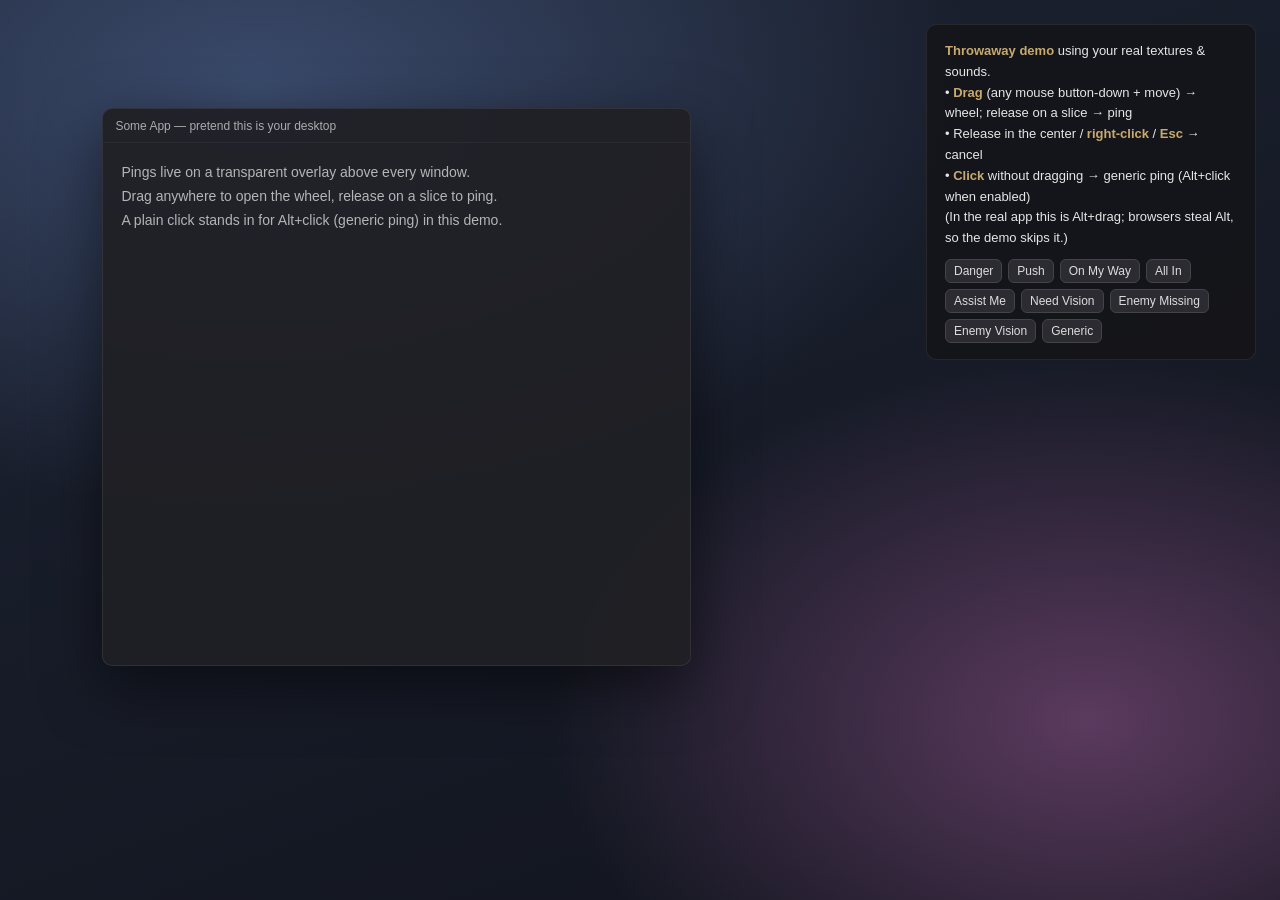
<file: prototype/wheel-demo.html>
<!doctype html>
<!-- THROWAWAY PROTOTYPE: look-and-feel demo of the ping wheel + ping animations. Not app code. -->
<html lang="en">
<head>
<meta charset="utf-8">
<title>Ping Wheel Demo</title>
<style>
  :root { --gold: #c8aa6e; --gold-dim: #8a7448; }
  * { box-sizing: border-box; }
  html, body { margin: 0; height: 100%; overflow: hidden; user-select: none; font-family: "Segoe UI Variable", "Segoe UI", sans-serif; }
  body {
    background:
      radial-gradient(1200px 700px at 20% 10%, #3a4a6b 0%, transparent 60%),
      radial-gradient(900px 600px at 85% 80%, #5b3a5e 0%, transparent 60%),
      linear-gradient(160deg, #1d2333, #11141d);
    color: #e6e6e6;
  }
  /* fake desktop window so pings have something to sit on */
  .fakewin { position: absolute; left: 8%; top: 12%; width: 46%; height: 62%; border-radius: 10px;
    background: rgba(32,32,36,.92); box-shadow: 0 20px 60px rgba(0,0,0,.5); border: 1px solid rgba(255,255,255,.08); }
  .fakewin .bar { height: 34px; border-bottom: 1px solid rgba(255,255,255,.06); display:flex; align-items:center; padding: 0 12px; font-size: 12px; opacity:.7 }
  .fakewin .body { padding: 18px; font-size: 14px; line-height: 1.7; opacity: .75 }
  .help { position: absolute; right: 24px; top: 24px; width: 330px; padding: 16px 18px; border-radius: 10px;
    background: rgba(20,20,24,.85); border: 1px solid rgba(255,255,255,.08); font-size: 13px; line-height: 1.6; }
  .help b { color: var(--gold); }
  .help .btns { display:flex; flex-wrap: wrap; gap:6px; margin-top:10px }
  .help button { background:#2b2b31; color:#ddd; border:1px solid #444; border-radius:6px; padding:4px 8px; font-size:12px; cursor:pointer }
  .help button:hover { background:#3a3a42 }

  /* ---------- wheel ---------- */
  #wheel { position: absolute; width: 600px; height: 600px; margin: -300px 0 0 -300px; pointer-events: none;
    opacity: 0; transform: scale(.85); transition: opacity .12s ease-out, transform .12s ease-out; }
  #wheel.open { opacity: 1; transform: scale(1); }
  #wheel .wedge { transition: fill-opacity .08s; }
  #wheel .icon { transition: filter .1s, transform .1s; transform-box: fill-box; transform-origin: center;
    filter: grayscale(1) sepia(.75) saturate(1.3) brightness(1.15); }
  #wheel .icon.hot { filter: none; transform: scale(1.18); }
  #wheel .centerTxt { font: 600 15px "Segoe UI", sans-serif; letter-spacing: 1px; fill: #1fa9e0; }
  #wheel .backTxt { font: 600 9px "Segoe UI", sans-serif; fill: #6c7a7c; letter-spacing: .5px }

  /* ---------- pings ---------- */
  .ping { position: absolute; width: 0; height: 0; pointer-events: none; }
  .ping .ground { position: absolute; left: -46px; top: 22px; width: 92px; height: 26px; border-radius: 50%;
    background: radial-gradient(closest-side, var(--c), transparent); opacity: 0; animation: ground 3.2s ease-out forwards; }
  .ping .ring { position: absolute; left: -60px; top: -60px; width: 120px; height: 120px; border-radius: 50%;
    border: 3px solid var(--c); box-shadow: 0 0 18px var(--c), inset 0 0 12px var(--c); opacity: 0; animation: ring .65s ease-out forwards; }
  .ping .ring.r2 { animation-delay: .22s; }
  .ping .ring.r3 { animation-delay: 1.4s; }
  .ping .art { position: absolute; left: -55px; top: -80px; width: 110px; height: 110px; animation: life 3.2s linear forwards; }
  .ping .art img { position: absolute; inset: 0; width: 100%; height: 100%; filter: drop-shadow(0 0 10px var(--c)); }
  .ping .pop { animation: pop .28s cubic-bezier(.2,1.6,.4,1) both, bob 1.6s ease-in-out .3s infinite; }
  .ping .a1 { animation: slide1 .22s cubic-bezier(.5,0,.9,.5) both; }
  .ping .a2 { animation: slide2 .22s cubic-bezier(.5,0,.9,.5) both; }
  .ping .clash { animation: shake .25s linear .22s both, bob 1.6s ease-in-out .5s infinite; }
  .ping .flash { position:absolute; left:-30px; top:-55px; width:60px; height:60px; border-radius:50%;
    background: radial-gradient(closest-side, #fff, var(--c) 40%, transparent); opacity:0; animation: flash .35s ease-out .2s forwards; }

  @keyframes pop { 0% { transform: scale(.4); opacity: 0 } 60% { transform: scale(1.15); opacity: 1 } 100% { transform: scale(1) } }
  @keyframes bob { 0%,100% { translate: 0 0 } 50% { translate: 0 -5px } }
  @keyframes ring { 0% { transform: scale(.25); opacity: .95 } 100% { transform: scale(1.35); opacity: 0 } }
  @keyframes ground { 0% { opacity: 0 } 10% { opacity: .75 } 85% { opacity: .55 } 100% { opacity: 0 } }
  @keyframes life { 0%, 87% { opacity: 1 } 100% { opacity: 0 } }
  @keyframes slide1 { 0% { transform: translate(70px,-70px); opacity: 0 } 100% { transform: none; opacity: 1 } }
  @keyframes slide2 { 0% { transform: translate(-70px,-70px); opacity: 0 } 100% { transform: none; opacity: 1 } }
  @keyframes shake { 0%,100% { transform: none } 25% { transform: translate(-3px,2px) } 50% { transform: translate(3px,-2px) } 75% { transform: translate(-2px,-1px) } }
  @keyframes flash { 0% { opacity: 0; transform: scale(.3) } 30% { opacity: 1 } 100% { opacity: 0; transform: scale(2.2) } }
</style>
</head>
<body>
<div class="fakewin"><div class="bar">Some App — pretend this is your desktop</div>
  <div class="body">Pings live on a transparent overlay above every window.<br>Drag anywhere to open the wheel, release on a slice to ping.<br>A plain click stands in for Alt+click (generic ping) in this demo.</div></div>

<div class="help">
  <b>Throwaway demo</b> using your real textures &amp; sounds.<br>
  • <b>Drag</b> (any mouse button-down + move) → wheel; release on a slice → ping<br>
  • Release in the center / <b>right-click</b> / <b>Esc</b> → cancel<br>
  • <b>Click</b> without dragging → generic ping (Alt+click when enabled)<br>
  (In the real app this is Alt+drag; browsers steal Alt, so the demo skips it.)
  <div class="btns" id="btns"></div>
</div>

<svg id="wheel" viewBox="-300 -300 600 600"></svg>

<script>
const T = '../assets/textures/', S = '../assets/sounds/';
// top, then clockwise
const PINGS = [
  { id: 'danger',      name: 'Danger',        icon: 'pingwheel_retreatrender', art: ['pingwheel_retreatrender'],       snd: 'SRP_12',       c: '#ff3b55' },
  { id: 'push',        name: 'Push',          icon: 'push',               art: ['pingwheel_pushrender'],          snd: 'SRP_9',        c: '#35d27a' },
  { id: 'omw',         name: 'On My Way',     icon: 'omw',                art: ['omw'],             snd: 'OnMyWay',      c: '#2e8bff' },
  { id: 'allin',       name: 'All In',        icon: 'all_in',             art: ['pingwheel_allin_render_01', 'pingwheel_allin_render_02'], snd: 'SRP_4', c: '#f2b320' },
  { id: 'assist',      name: 'Assist Me',     icon: 'assist_me',          art: ['assist_me'],                     snd: 'ComeHere',     c: '#56d43c' },
  { id: 'needvision',  name: 'Need Vision',   icon: 'need_vision',        art: ['need_vision'],                   snd: 'SRP_7',        c: '#56d43c' },
  { id: 'missing',     name: 'Enemy Missing', icon: 'enemy_missing',      art: ['enemy_missing'],                 snd: 'MIA',          c: '#f2c518' },
  { id: 'enemyvision', name: 'Enemy Vision',  icon: 'enemy_vision',       art: ['pingwheel_enemyvisionrender'],   snd: 'AreaIsWarded', c: '#ff3b55' },
];
const GENERIC = { id: 'generic', name: 'Generic', icon: 'generic_ping', art: ['pingwheel_basicpingrender'], snd: 'Base', c: '#2e8bff' };

const R_IN = 86, R_OUT = 188, R_EXT = 288, R_ICON = 137, DRAG_PX = 8;
const svg = document.getElementById('wheel'), NS = 'http://www.w3.org/2000/svg';
const el = (tag, attrs, parent = svg) => { const e = document.createElementNS(NS, tag); for (const k in attrs) e.setAttribute(k, attrs[k]); parent.appendChild(e); return e; };
const pt = (r, deg) => [r * Math.cos(deg * Math.PI / 180), r * Math.sin(deg * Math.PI / 180)];
const sector = (r0, r1, a0, a1) => { const [x0,y0]=pt(r0,a0),[x1,y1]=pt(r1,a0),[x2,y2]=pt(r1,a1),[x3,y3]=pt(r0,a1);
  return `M${x0},${y0} L${x1},${y1} A${r1},${r1} 0 0 1 ${x2},${y2} L${x3},${y3} A${r0},${r0} 0 0 0 ${x0},${y0}Z`; };

// ---- build wheel ----
const defs = el('defs', {});
defs.innerHTML = `
  <radialGradient id="ext" cx="0" cy="0" r="${R_EXT}" gradientUnits="userSpaceOnUse">
    <stop offset="${R_OUT / R_EXT}" stop-color="#5c6066" stop-opacity=".55"/><stop offset="1" stop-color="#5c6066" stop-opacity="0"/></radialGradient>
  <radialGradient id="ring" cx="0" cy="0" r="${R_OUT}" gradientUnits="userSpaceOnUse">
    <stop offset="${R_IN / R_OUT}" stop-color="#2a2d31"/><stop offset="1" stop-color="#4a4e54"/></radialGradient>
  <radialGradient id="hot" cx="0" cy="0" r="${R_EXT}" gradientUnits="userSpaceOnUse">
    <stop offset="${R_IN / R_EXT}" stop-color="#8a8f96"/><stop offset="${R_OUT / R_EXT}" stop-color="#9aa0a8"/><stop offset="1" stop-color="#9aa0a8" stop-opacity="0"/></radialGradient>
  <radialGradient id="core" cx="0" cy="-10" r="${R_IN}" gradientUnits="userSpaceOnUse">
    <stop offset="0" stop-color="#2c5d60"/><stop offset="1" stop-color="#11292c"/></radialGradient>`;
const wedges = [], icons = [];
PINGS.forEach((p, i) => {
  const mid = -90 + i * 45, a0 = mid - 22.5, a1 = mid + 22.5, cardinal = i % 2 === 0;
  if (cardinal) el('path', { d: sector(R_OUT, R_EXT, a0, a1), fill: 'url(#ext)' });
  wedges.push(el('path', { d: sector(R_IN, cardinal ? R_EXT : R_OUT, a0, a1), fill: 'url(#hot)', 'fill-opacity': 0, class: 'wedge' }));
});
el('circle', { r: (R_IN + R_OUT) / 2, fill: 'none', stroke: 'url(#ring)', 'stroke-width': R_OUT - R_IN, opacity: .92 });
PINGS.forEach((p, i) => {
  const mid = -90 + i * 45, [x0, y0] = pt(R_IN, mid - 22.5), [x1, y1] = pt(R_OUT, mid - 22.5);
  el('line', { x1: x0, y1: y0, x2: x1, y2: y1, stroke: '#a08a5c', 'stroke-opacity': .45, 'stroke-width': 1.2 });
  const [ix, iy] = pt(R_ICON, mid);
  icons.push(el('image', { href: T + p.icon + '.png', x: ix - 24, y: iy - 24, width: 48, height: 48, class: 'icon' }));
});
// wedges were appended before the ring; move them above it so the highlight shows
wedges.forEach(w => svg.appendChild(w)); icons.forEach(i => svg.appendChild(i));
el('circle', { r: R_IN + 4, fill: 'none', stroke: '#1a1a1a', 'stroke-width': 6, opacity: .6 });
el('circle', { r: R_IN, fill: 'url(#core)', stroke: 'var(--gold)', 'stroke-width': 3 });
el('circle', { r: R_IN - 7, fill: 'none', stroke: 'var(--gold-dim)', 'stroke-width': 1, opacity: .6 });
el('image', { href: T + 'generic_ping.png', x: -20, y: -58, width: 40, height: 40 });
el('text', { x: 0, y: 6, 'text-anchor': 'middle', class: 'centerTxt' }).textContent = 'PING';
el('text', { x: 6, y: 50, 'text-anchor': 'middle', class: 'backTxt' }).textContent = 'BACK';
const mouse = el('g', { opacity: .55, transform: 'translate(-26,40)' });
el('rect', { x: 0, y: 0, width: 11, height: 16, rx: 5.5, fill: 'none', stroke: '#6c7a7c', 'stroke-width': 1.3 }, mouse);
el('path', { d: 'M5.5,0 V7 H11 V5.5 A5.5,5.5 0 0 0 5.5,0Z', fill: '#6c7a7c' }, mouse);

// ---- audio: pre-decoded Web Audio buffers (HTMLAudio per play added load/decode latency) ----
const ctx = new AudioContext({ latencyHint: 'interactive' });
const buffers = {};
for (const n of [...PINGS, GENERIC].map(p => p.snd).concat('button'))
  fetch(S + n + '.wav').then(r => r.arrayBuffer()).then(b => ctx.decodeAudioData(b)).then(buf => buffers[n] = buf);
addEventListener('pointerdown', () => ctx.state !== 'running' && ctx.resume(), { capture: true });
function play(name, vol = .7) {
  const buf = buffers[name]; if (!buf) return;
  const src = ctx.createBufferSource(), g = ctx.createGain();
  src.buffer = buf; g.gain.value = vol; src.connect(g).connect(ctx.destination); src.start();
}

// ---- ping spawn ----
function spawn(p, x, y) {
  const d = document.createElement('div'); d.className = 'ping'; d.style.left = x + 'px'; d.style.top = y + 'px'; d.style.setProperty('--c', p.c);
  const allIn = p.art.length === 2;
  d.innerHTML = `<div class="ground"></div><div class="ring"></div><div class="ring r2"></div><div class="ring r3"></div>
    <div class="art">${allIn
      ? `<div class="clash" style="position:absolute;inset:0"><img class="a1" src="${T + p.art[0]}.png"><img class="a2" src="${T + p.art[1]}.png"></div><div class="flash"></div>`
      : `<div class="pop" style="position:absolute;inset:0"><img src="${T + p.art[0]}.png"></div>`}</div>`;
  document.body.appendChild(d); play(p.snd);
  setTimeout(() => d.remove(), 3300);
}

// ---- input ----
let down = null, open = false, hot = -1;
function setHot(i) {
  if (i === hot) return;
  if (hot >= 0) { wedges[hot].setAttribute('fill-opacity', 0); icons[hot].classList.remove('hot'); }
  hot = i;
  if (hot >= 0) { wedges[hot].setAttribute('fill-opacity', .55); icons[hot].classList.add('hot'); play('button', .35); }
}
function pick(x, y) {
  const dx = x - down.x, dy = y - down.y;
  if (Math.hypot(dx, dy) < R_IN) return -1;
  const deg = (Math.atan2(dy, dx) * 180 / Math.PI + 90 + 22.5 + 360) % 360;
  return Math.floor(deg / 45);
}
function closeWheel() { open = false; svg.classList.remove('open'); setHot(-1); down = null; }
addEventListener('contextmenu', e => e.preventDefault());
addEventListener('pointerdown', e => {
  if (e.target.closest?.('.help')) return;
  if (e.button === 2) { if (open) closeWheel(); return; }
  down = { x: e.clientX, y: e.clientY };
});
addEventListener('pointermove', e => {
  if (!down) return;
  if (!open && Math.hypot(e.clientX - down.x, e.clientY - down.y) > DRAG_PX) {
    open = true; svg.style.left = down.x + 'px'; svg.style.top = down.y + 'px'; svg.classList.add('open');
  }
  if (open) setHot(pick(e.clientX, e.clientY));
});
addEventListener('pointerup', e => {
  if (!down || e.button !== 0) return;
  if (!open) spawn(GENERIC, down.x, down.y);
  else if (hot >= 0) spawn(PINGS[hot], down.x, down.y);
  closeWheel();
});
addEventListener('keydown', e => { if (e.key === 'Escape' && open) closeWheel(); });

// ---- quick test buttons ----
const btns = document.getElementById('btns');
[...PINGS, GENERIC].forEach(p => {
  const b = document.createElement('button'); b.textContent = p.name;
  b.onclick = () => spawn(p, innerWidth * .3 + Math.random() * innerWidth * .2, innerHeight * .35 + Math.random() * innerHeight * .25);
  btns.appendChild(b);
});
</script>
</body>
</html>
</file>
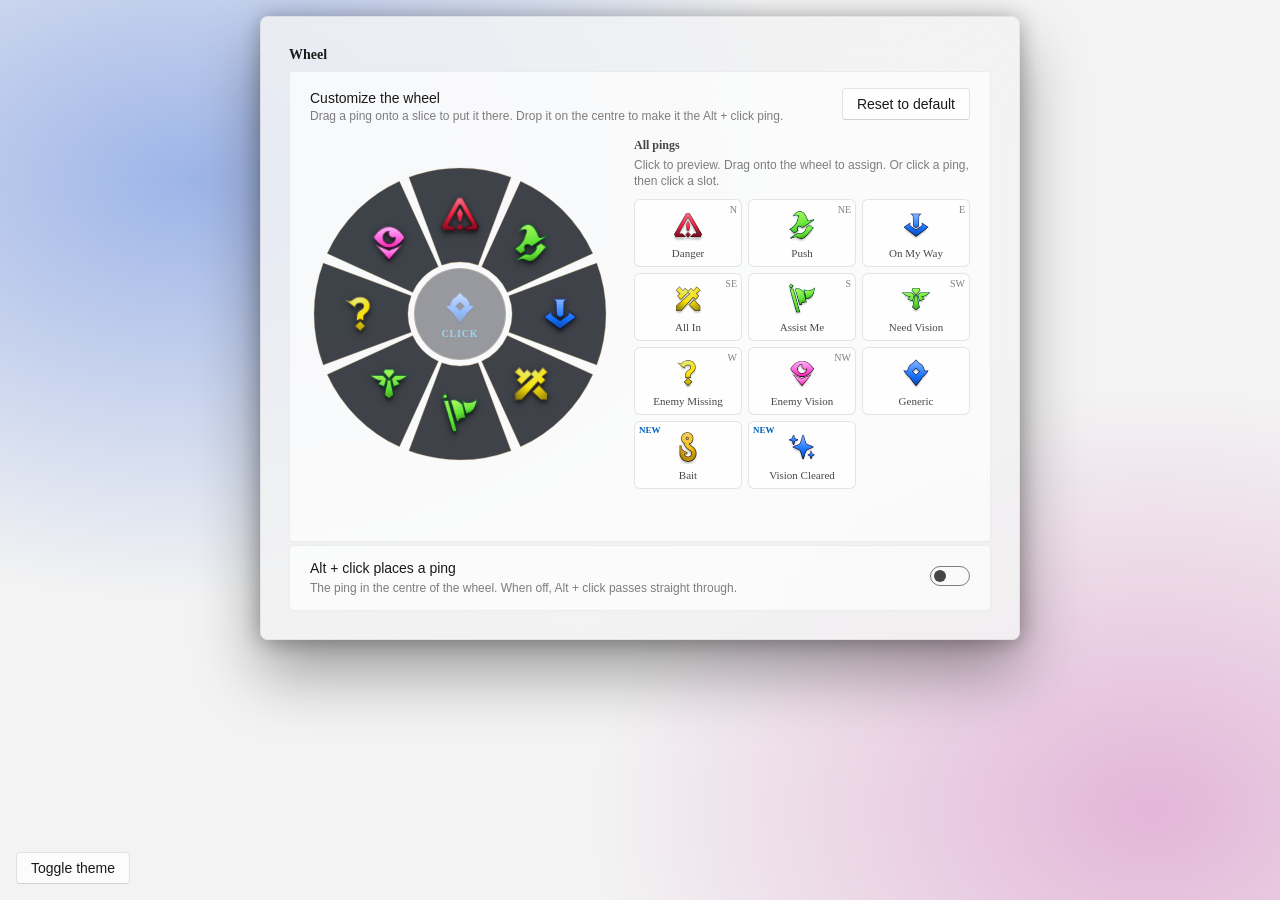
<file: prototype/wheel-editor-demo.html>
<!doctype html>
<!-- THROWAWAY PROTOTYPE: the "Wheel" settings card (drag pings onto slots). Not app code. -->
<html lang="en">
<head>
<meta charset="utf-8">
<meta name="viewport" content="width=device-width, initial-scale=1">
<title>Wheel Editor Demo</title>
<style>
  :root {
    --bg: #202020; --mica: rgba(32,32,32,.82); --card: rgba(255,255,255,.05); --card-hover: rgba(255,255,255,.08);
    --stroke: rgba(255,255,255,.07); --text: #fff; --text2: rgba(255,255,255,.79); --text3: rgba(255,255,255,.55);
    --accent: #60cdff; --accent-text: #000; --ctrl: rgba(255,255,255,.06); --ctrl-hover: rgba(255,255,255,.09);
    --ctrl-stroke: rgba(255,255,255,.09); --wall1: #2d3d63; --wall2: #5a2f57;
    --wedge: rgba(10,14,22,.78); --wedge-hot: rgba(60,120,170,.55); --wedge-stroke: rgba(200,170,110,.35);
  }
  @media (prefers-color-scheme: light) { :root:not([data-theme="dark"]) {
    --bg: #f3f3f3; --mica: rgba(243,243,243,.85); --card: rgba(255,255,255,.7); --card-hover: rgba(249,249,249,.9);
    --stroke: rgba(0,0,0,.06); --text: #1a1a1a; --text2: rgba(0,0,0,.72); --text3: rgba(0,0,0,.5);
    --accent: #005fb8; --accent-text: #fff; --ctrl: rgba(255,255,255,.7); --ctrl-hover: rgba(249,249,249,.5);
    --ctrl-stroke: rgba(0,0,0,.1); --wall1: #9db4e8; --wall2: #e3b6d8; } }
  :root[data-theme="light"] {
    --bg: #f3f3f3; --mica: rgba(243,243,243,.85); --card: rgba(255,255,255,.7); --card-hover: rgba(249,249,249,.9);
    --stroke: rgba(0,0,0,.06); --text: #1a1a1a; --text2: rgba(0,0,0,.72); --text3: rgba(0,0,0,.5);
    --accent: #005fb8; --accent-text: #fff; --ctrl: rgba(255,255,255,.7); --ctrl-hover: rgba(249,249,249,.5);
    --ctrl-stroke: rgba(0,0,0,.1); --wall1: #9db4e8; --wall2: #e3b6d8; }
  * { box-sizing: border-box; }
  html, body { margin: 0; min-height: 100%; }
  body { font: 14px/20px "Segoe UI Variable Text", "Segoe UI", sans-serif; color: var(--text); display: grid; place-items: center; padding: 16px;
    background: radial-gradient(900px 600px at 15% 20%, var(--wall1), transparent 70%), radial-gradient(800px 600px at 90% 90%, var(--wall2), transparent 70%), var(--bg); }
  .win { width: min(760px, 100%); border-radius: 8px; padding: 8px 28px 28px; background: var(--mica); backdrop-filter: blur(60px) saturate(1.4);
    border: 1px solid var(--stroke); box-shadow: 0 32px 64px rgba(0,0,0,.37), 0 2px 21px rgba(0,0,0,.3); }
  h2 { font: 600 14px "Segoe UI Variable Text", "Segoe UI"; margin: 22px 0 8px; }
  .card { border-radius: 4px; background: var(--card); border: 1px solid var(--stroke); padding: 16px 20px 18px; }
  .head { display: flex; align-items: flex-start; gap: 16px; }
  .head .lbl { flex: 1; } .head small { display: block; color: var(--text3); font-size: 12px; line-height: 16px; }
  button.btn { height: 32px; padding: 0 14px; border-radius: 4px; font: inherit; color: var(--text); background: var(--ctrl); border: 1px solid var(--ctrl-stroke); border-bottom-color: rgba(127,127,127,.35); }
  button.btn:hover { background: var(--ctrl-hover); }

  /* wheel */
  .editor { display: grid; grid-template-columns: 300px 1fr; gap: 24px; align-items: center; margin-top: 14px; }
  .wheel { position: relative; width: 300px; height: 300px; }
  .wheel svg { position: absolute; inset: 0; }
  .wedge { fill: var(--wedge); stroke: var(--wedge-stroke); stroke-width: 1; transition: fill .12s; }
  .wedge.hot { fill: var(--wedge-hot); }
  .slot { position: absolute; width: 56px; height: 56px; margin: -28px 0 0 -28px; display: grid; place-items: center; border-radius: 50%; cursor: grab; }
  .slot img { width: 46px; height: 46px; pointer-events: none; transition: transform .12s; filter: drop-shadow(0 2px 3px rgba(0,0,0,.5)); }
  .slot:hover img, .slot.hot img { transform: scale(1.15); }
  .slot.picked { outline: 2px dashed var(--accent); outline-offset: 2px; }
  .slot:focus-visible { outline: 2px solid var(--accent); }
  .center { position: absolute; left: 50%; top: 50%; width: 92px; height: 92px; margin: -46px 0 0 -46px; border-radius: 50%;
    display: grid; place-items: center; align-content: center; gap: 0; background: radial-gradient(circle, rgba(20,26,38,.95), rgba(10,14,22,.9));
    border: 1px solid var(--wedge-stroke); cursor: grab; transition: box-shadow .12s; }
  .center img { width: 40px; height: 40px; pointer-events: none; }
  .center span { font: 600 10px "Segoe UI"; letter-spacing: .08em; color: #1fa9e0; pointer-events: none; }
  .center.hot { box-shadow: 0 0 0 3px var(--accent); }
  .center.picked { outline: 2px dashed var(--accent); outline-offset: 3px; }
  .center.off { opacity: .45; }

  /* pool */
  .pool h3 { margin: 0 0 4px; font: 600 12px "Segoe UI"; color: var(--text2); }
  .pool p { margin: 0 0 10px; color: var(--text3); font-size: 12px; line-height: 16px; }
  .tiles { display: grid; grid-template-columns: repeat(auto-fill, minmax(84px, 1fr)); gap: 6px; }
  .tile { position: relative; display: flex; flex-direction: column; align-items: center; gap: 4px; padding: 8px 2px 6px; border-radius: 6px;
    font: 11px/14px "Segoe UI"; color: var(--text2); background: var(--ctrl); border: 1px solid var(--ctrl-stroke); cursor: grab; user-select: none; text-align: center; }
  .tile:hover { background: var(--ctrl-hover); } .tile:active { transform: scale(.97); }
  .tile img { width: 34px; height: 34px; pointer-events: none; }
  .tile.used::after { content: attr(data-slot); position: absolute; top: 3px; right: 4px; font-size: 10px; color: var(--text3); }
  .tile.picked { outline: 2px solid var(--accent); outline-offset: -1px; }
  .tile .new { position: absolute; top: 3px; left: 4px; font: 600 9px "Segoe UI"; color: var(--accent); }
  .dragging { opacity: .4; }
  .foot { display: flex; align-items: center; gap: 12px; margin-top: 14px; }
  .foot .hint { flex: 1; color: var(--text3); font-size: 12px; }
  .row { display: flex; align-items: center; gap: 16px; min-height: 60px; padding: 12px 20px; border-radius: 4px; margin-top: 3px; background: var(--card); border: 1px solid var(--stroke); }
  .row .lbl { flex: 1; } .row small { display: block; color: var(--text3); font-size: 12px; }
  .toggle input { appearance: none; width: 40px; height: 20px; border-radius: 10px; border: 1px solid var(--text3); position: relative; margin: 0; }
  .toggle input::after { content: ""; position: absolute; top: 3px; left: 3px; width: 12px; height: 12px; border-radius: 50%; background: var(--text2); transition: left .15s; }
  .toggle input:checked { background: var(--accent); border-color: var(--accent); }
  .toggle input:checked::after { left: 23px; background: var(--accent-text); }
  .themebtn { position: fixed; left: 16px; bottom: 16px; }
  @media (max-width: 680px) { .editor { grid-template-columns: 1fr; justify-items: center; } .win { padding: 8px 16px 20px; } }
</style>
</head>
<body>
<div class="win">
  <h2>Wheel</h2>
  <div class="card">
    <div class="head">
      <div class="lbl">Customize the wheel
        <small>Drag a ping onto a slice to put it there. Drop it on the centre to make it the Alt + click ping.</small>
      </div>
      <button class="btn" id="reset">Reset to default</button>
    </div>
    <div class="editor">
      <div class="wheel" id="wheel"><svg viewBox="0 0 300 300" id="svg"></svg></div>
      <div class="pool">
        <h3>All pings</h3>
        <p>Click to preview. Drag onto the wheel to assign. Or click a ping, then click a slot.</p>
        <div class="tiles" id="tiles"></div>
      </div>
    </div>
    <div class="foot"><span class="hint" id="hint">&nbsp;</span></div>
  </div>
  <div class="row">
    <div class="lbl">Alt + click places a ping<small>The ping in the centre of the wheel. When off, Alt + click passes straight through.</small></div>
    <label class="toggle"><input type="checkbox" id="click"></label>
  </div>
</div>
<button class="btn themebtn" id="theme">Toggle theme</button>
<script>
const T = '../assets/textures/', SND = '../assets/sounds/';
const PINGS = {
  danger: { name: 'Danger', icon: 'pingwheel_retreatrender', sound: 'SRP_12' },
  push: { name: 'Push', icon: 'push', sound: 'SRP_9' },
  omw: { name: 'On My Way', icon: 'omw', sound: 'OnMyWay' },
  allin: { name: 'All In', icon: 'all_in', sound: 'SRP_4' },
  assist: { name: 'Assist Me', icon: 'assist_me', sound: 'ComeHere' },
  needvision: { name: 'Need Vision', icon: 'need_vision', sound: 'SRP_7' },
  missing: { name: 'Enemy Missing', icon: 'enemy_missing', sound: 'MIA' },
  enemyvision: { name: 'Enemy Vision', icon: 'enemy_vision', sound: 'AreaIsWarded' },
  generic: { name: 'Generic', icon: 'generic_ping', sound: 'Base' },
  bait: { name: 'Bait', icon: 'pingwheel_baitrender', sound: 'SRP_11', isNew: true },
  visioncleared: { name: 'Vision Cleared', icon: 'vision_cleared', sound: 'SRP_6', isNew: true },
};
const DEFAULT_WHEEL = ['danger', 'push', 'omw', 'allin', 'assist', 'needvision', 'missing', 'enemyvision'];
const DIRS = ['N', 'NE', 'E', 'SE', 'S', 'SW', 'W', 'NW'];
let wheel = [...DEFAULT_WHEEL], clickId = 'generic', picked = null; // picked: {from:'pool'|'slot'|'center', id, i}

const C = 150, R_IN = 52, R_OUT = 146, R_ICON = 100, GAP = 0.035;
const svg = document.getElementById('svg'), wheelEl = document.getElementById('wheel');
const pt = (r, a) => `${C + r * Math.sin(a)},${C - r * Math.cos(a)}`;
const slots = DEFAULT_WHEEL.map((_, i) => {
  const a0 = (i - 0.5) * Math.PI / 4 + GAP, a1 = (i + 0.5) * Math.PI / 4 - GAP;
  const p = document.createElementNS('http://www.w3.org/2000/svg', 'path');
  p.setAttribute('class', 'wedge');
  p.setAttribute('d', `M${pt(R_IN, a0)} A${R_IN},${R_IN} 0 0 1 ${pt(R_IN, a1)} L${pt(R_OUT, a1)} A${R_OUT},${R_OUT} 0 0 0 ${pt(R_OUT, a0)}Z`);
  svg.append(p);
  const s = document.createElement('div');
  s.className = 'slot'; s.tabIndex = 0; s.draggable = true;
  const a = i * Math.PI / 4;
  s.style.left = `${C + R_ICON * Math.sin(a)}px`; s.style.top = `${C - R_ICON * Math.cos(a)}px`;
  s.append(document.createElement('img'));
  wheelEl.append(s);
  return { el: s, wedge: p };
});
const center = document.createElement('div');
center.className = 'center'; center.tabIndex = 0; center.draggable = true;
center.innerHTML = '<img alt=""><span>CLICK</span>';
wheelEl.append(center);

// The rules the real app will use: no duplicates on the wheel; centre is independent.
function placeOnSlot(id, i, from) {
  if (from && from.from === 'slot') { [wheel[from.i], wheel[i]] = [wheel[i], wheel[from.i]]; return; }
  const j = wheel.indexOf(id);
  if (j >= 0) [wheel[j], wheel[i]] = [wheel[i], wheel[j]]; else wheel[i] = id;
}
const placeOnCenter = (id) => { clickId = id; };

function render() {
  slots.forEach((s, i) => {
    const p = PINGS[wheel[i]];
    s.el.querySelector('img').src = T + p.icon + '.png';
    s.el.title = `${DIRS[i]}: ${p.name}`;
    s.el.classList.toggle('picked', picked?.from === 'slot' && picked.i === i);
  });
  center.querySelector('img').src = T + PINGS[clickId].icon + '.png';
  center.title = `Alt + click: ${PINGS[clickId].name}`;
  center.classList.toggle('picked', picked?.from === 'center');
  center.classList.toggle('off', !document.getElementById('click').checked);
  document.querySelectorAll('.tile').forEach((t) => {
    const i = wheel.indexOf(t.dataset.id);
    t.classList.toggle('used', i >= 0); t.dataset.slot = i >= 0 ? DIRS[i] : '';
    t.classList.toggle('picked', picked?.from === 'pool' && picked.id === t.dataset.id);
  });
  document.getElementById('hint').textContent = picked ? `Now click a slot (or the centre) to place ${PINGS[picked.id].name}. Esc cancels.` : ' ';
}

const audio = {};
function play(id) {
  const a = (audio[id] ??= new Audio(SND + PINGS[id].sound + '.wav'));
  a.currentTime = 0; a.volume = 0.6; void a.play().catch(() => {});
}

const tiles = document.getElementById('tiles');
for (const [id, p] of Object.entries(PINGS)) {
  const t = document.createElement('div');
  t.className = 'tile'; t.dataset.id = id; t.draggable = true; t.tabIndex = 0;
  t.innerHTML = `${p.isNew ? '<span class="new">NEW</span>' : ''}<img alt="" src="${T + p.icon}.png">${p.name}`;
  t.addEventListener('click', () => { play(id); picked = picked?.from === 'pool' && picked.id === id ? null : { from: 'pool', id }; render(); });
  t.addEventListener('keydown', (e) => { if (e.key === 'Enter' || e.key === ' ') { e.preventDefault(); t.click(); } });
  t.addEventListener('dragstart', (e) => { drag = { from: 'pool', id }; t.classList.add('dragging'); e.dataTransfer.effectAllowed = 'move'; });
  t.addEventListener('dragend', () => t.classList.remove('dragging'));
  tiles.append(t);
}

let drag = null;
const hot = (el, on) => el.classList.toggle('hot', on);
slots.forEach((s, i) => {
  const targets = [s.el, s.wedge];
  s.el.addEventListener('dragstart', (e) => { drag = { from: 'slot', id: wheel[i], i }; s.el.classList.add('dragging'); e.dataTransfer.effectAllowed = 'move'; });
  s.el.addEventListener('dragend', () => s.el.classList.remove('dragging'));
  for (const el of targets) {
    el.addEventListener('dragover', (e) => { e.preventDefault(); hot(s.wedge, true); hot(s.el, true); });
    el.addEventListener('dragleave', () => { hot(s.wedge, false); hot(s.el, false); });
    el.addEventListener('drop', (e) => { e.preventDefault(); hot(s.wedge, false); hot(s.el, false); if (drag) { placeOnSlot(drag.id, i, drag); drag = null; picked = null; render(); } });
    el.addEventListener('click', () => {
      if (picked && picked.from !== 'center') { placeOnSlot(picked.id, i, picked); picked = null; }
      else if (picked?.from === 'center') { placeOnSlot(clickId, i, null); picked = null; }
      else picked = { from: 'slot', id: wheel[i], i };
      render();
    });
  }
  s.el.addEventListener('keydown', (e) => { if (e.key === 'Enter' || e.key === ' ') { e.preventDefault(); s.el.click(); } });
});
center.addEventListener('dragstart', (e) => { drag = { from: 'center', id: clickId }; e.dataTransfer.effectAllowed = 'move'; });
center.addEventListener('dragover', (e) => { e.preventDefault(); hot(center, true); });
center.addEventListener('dragleave', () => hot(center, false));
center.addEventListener('drop', (e) => { e.preventDefault(); hot(center, false); if (drag) { placeOnCenter(drag.id); drag = null; picked = null; render(); } });
center.addEventListener('click', () => { if (picked) { placeOnCenter(picked.id); picked = null; } else picked = { from: 'center', id: clickId }; render(); });
center.addEventListener('keydown', (e) => { if (e.key === 'Enter' || e.key === ' ') { e.preventDefault(); center.click(); } });
// Dragging a slot's ping onto the centre copies it (the centre is independent), and dropping on empty space does nothing.

document.addEventListener('keydown', (e) => { if (e.key === 'Escape') { picked = null; render(); } });
document.getElementById('reset').addEventListener('click', () => { wheel = [...DEFAULT_WHEEL]; clickId = 'generic'; picked = null; render(); });
document.getElementById('click').addEventListener('change', render);
document.getElementById('theme').addEventListener('click', () => {
  const r = document.documentElement, dark = matchMedia('(prefers-color-scheme: dark)').matches;
  const cur = r.dataset.theme ?? (dark ? 'dark' : 'light');
  r.dataset.theme = cur === 'dark' ? 'light' : 'dark';
});
render();
</script>
</body>
</html>
</file>
